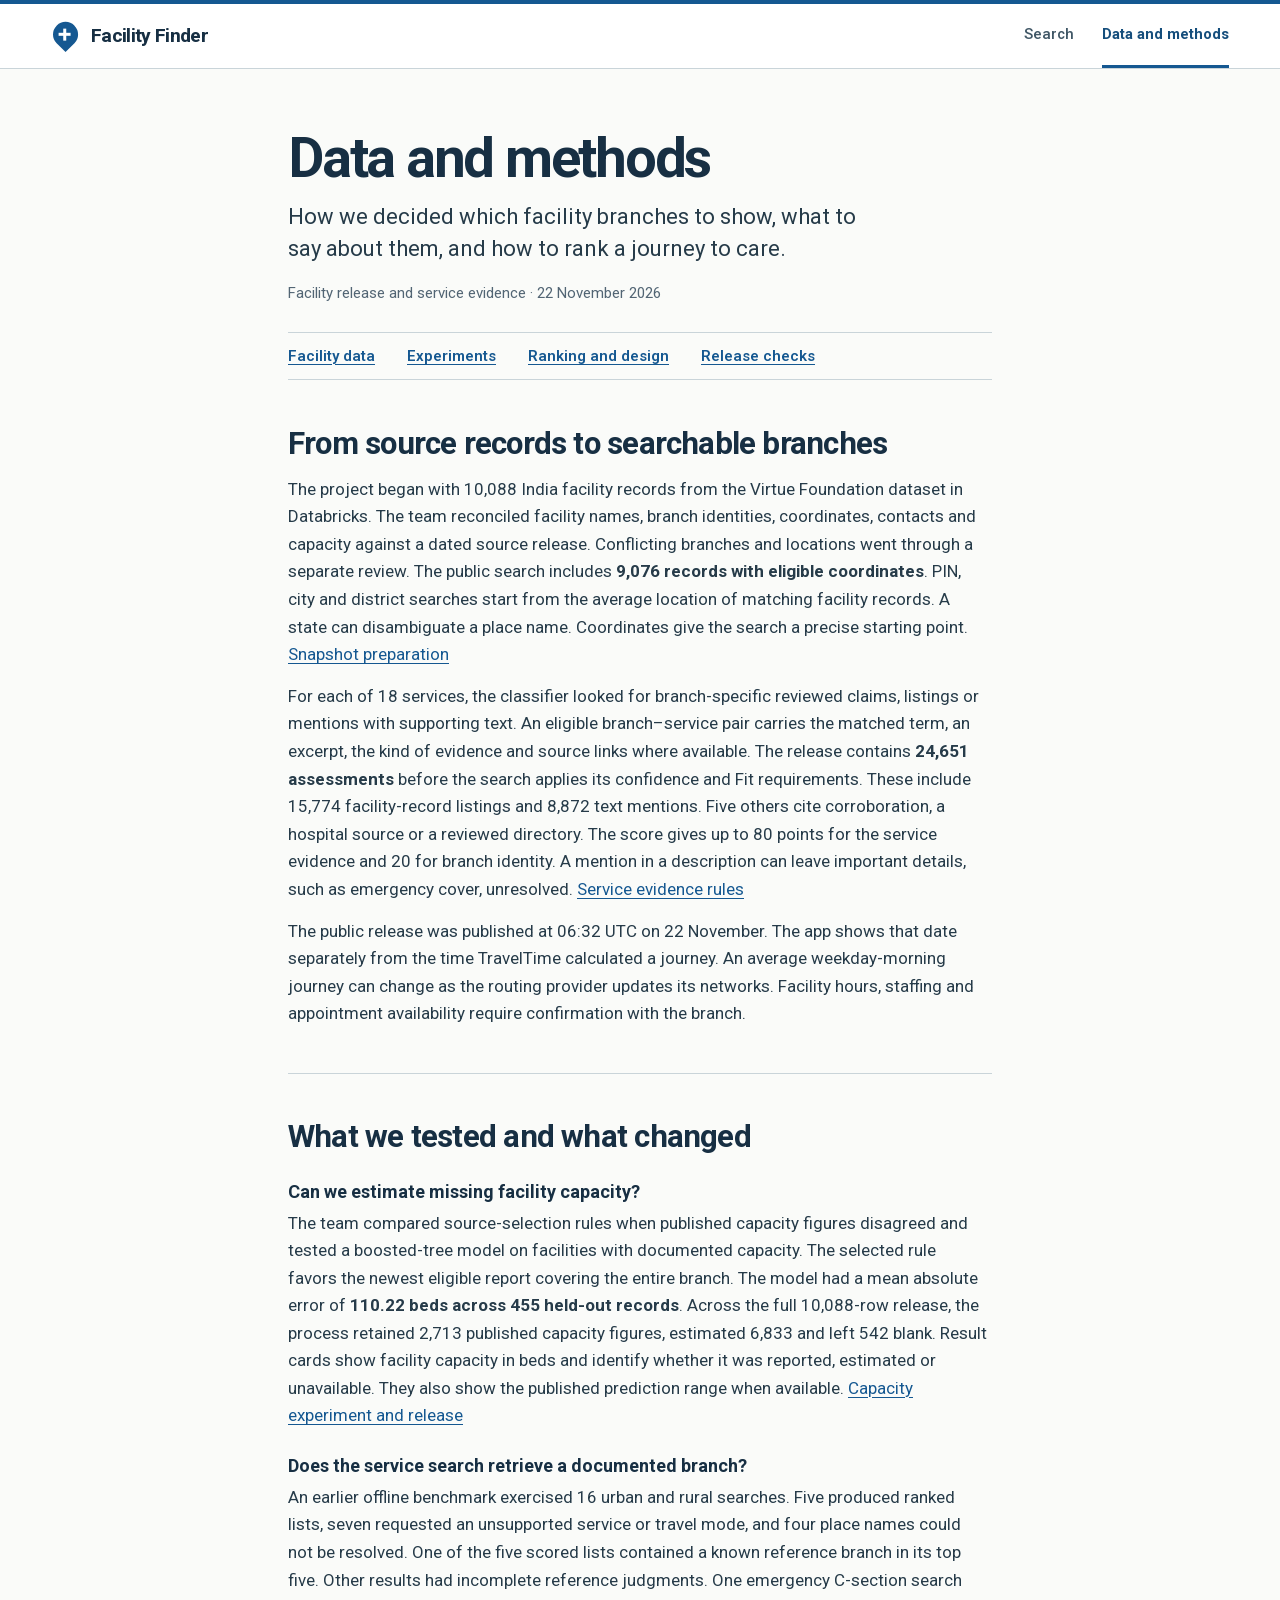
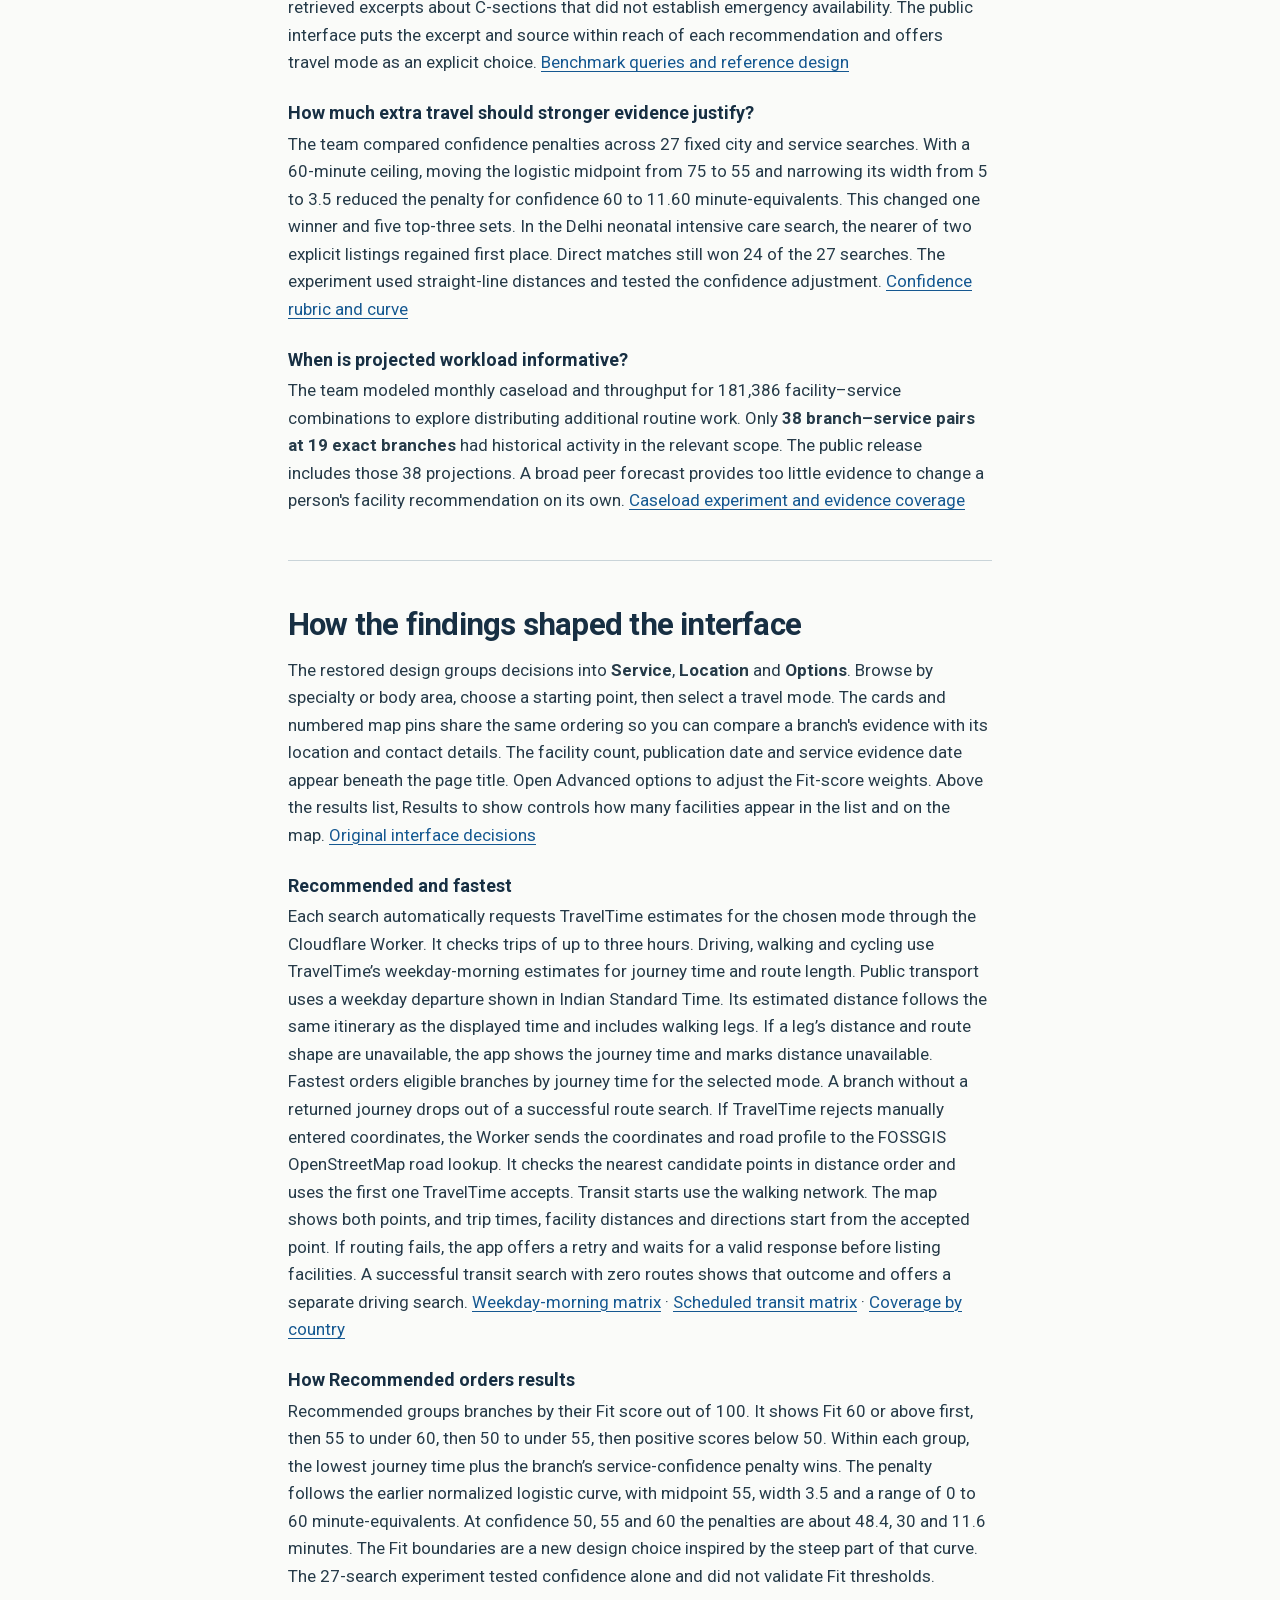
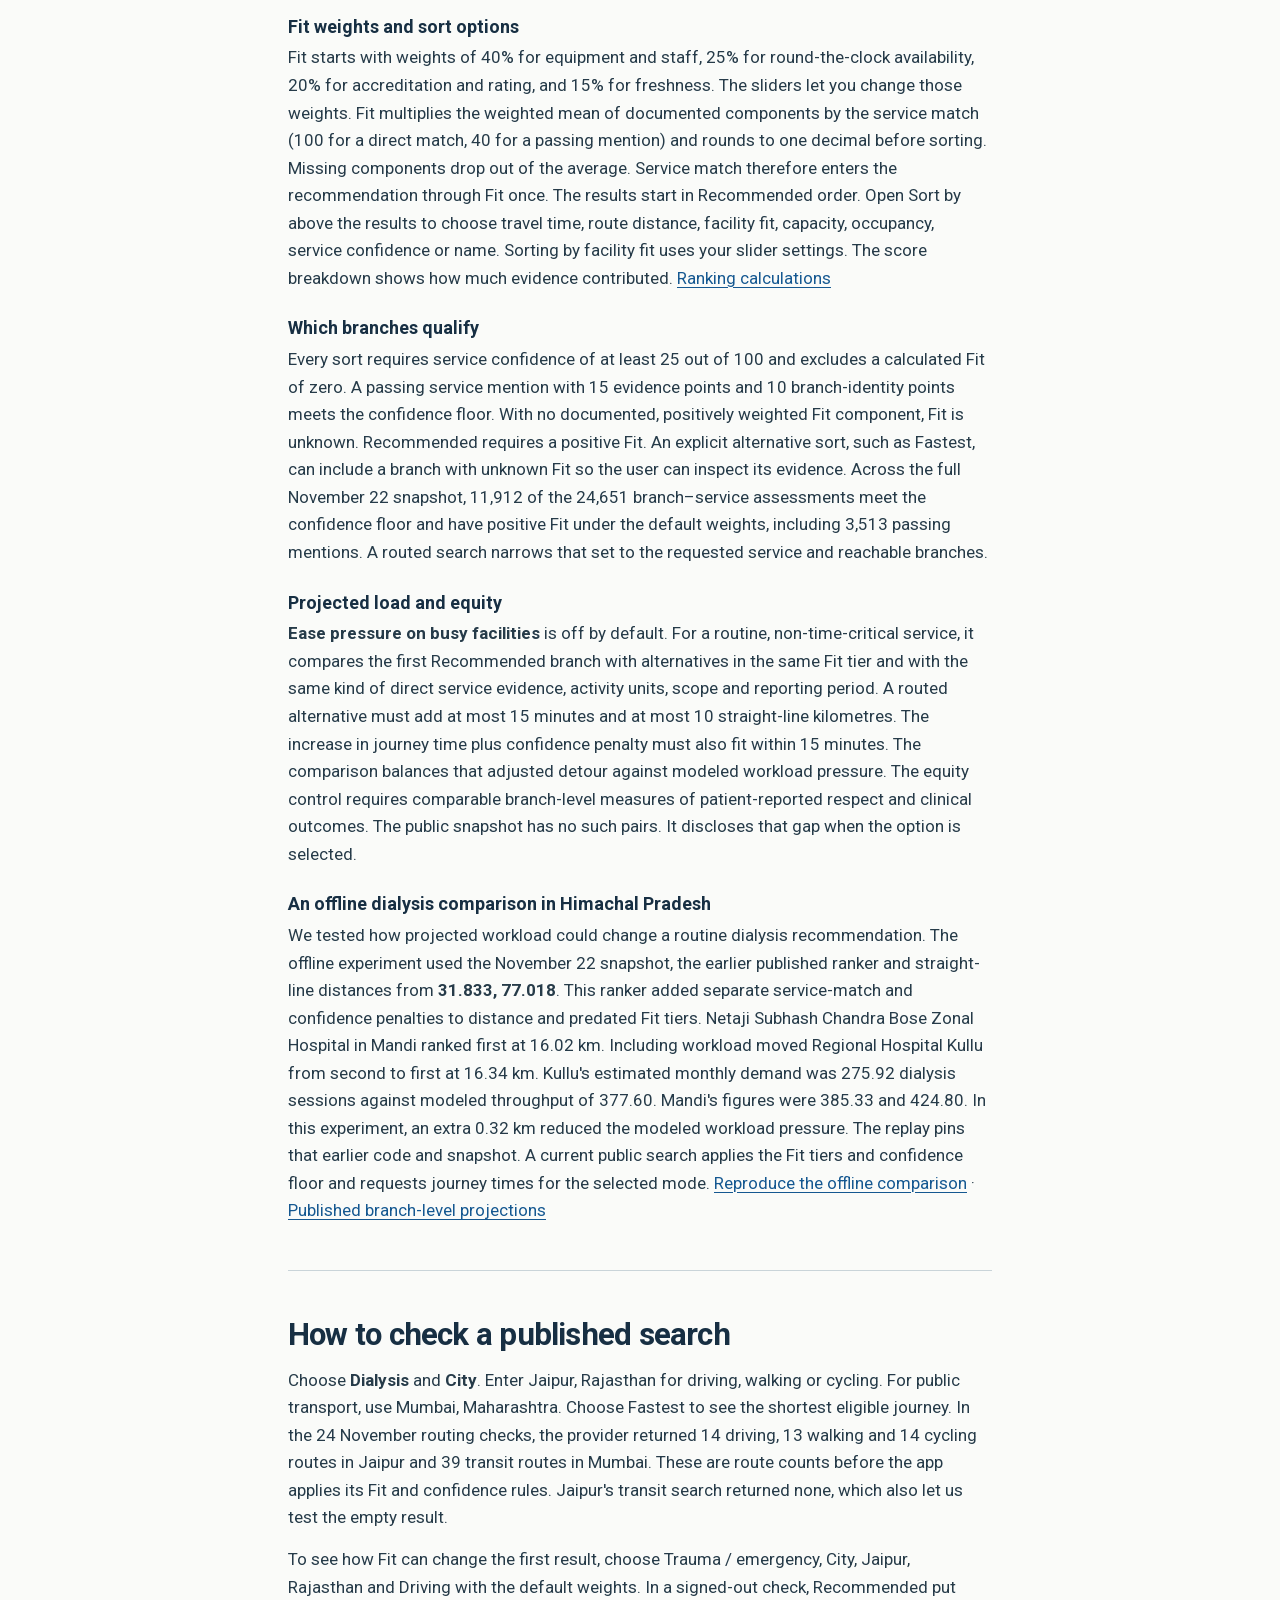
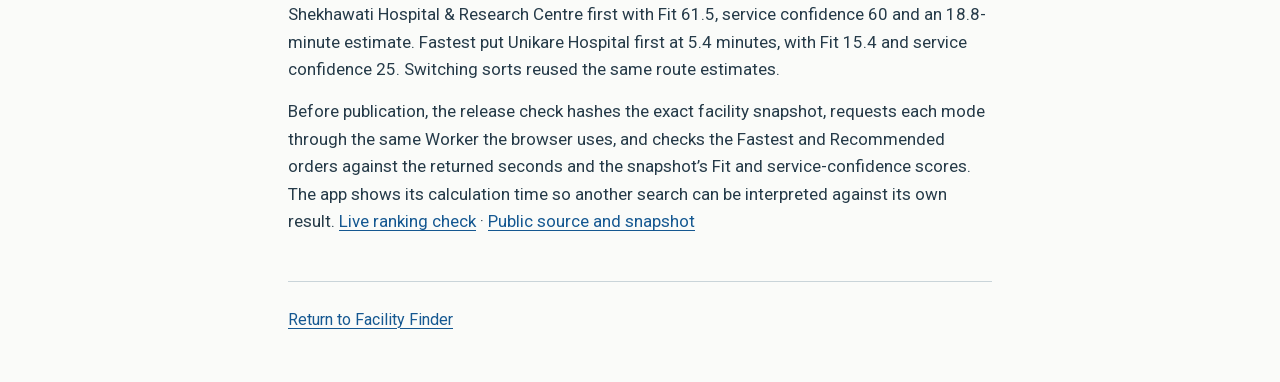
<file: methods.html>
<!doctype html>
<html lang="en">
<head>
  <meta charset="utf-8">
  <meta name="viewport" content="width=device-width, initial-scale=1">
  <meta name="description" content="How Facility Finder turned a dated facility release into evidence-backed searches and compared travel, fit and projected workload.">
  <title>Data and methods · Facility Finder</title>
  <link rel="stylesheet" href="./fonts/roboto.css">
  <link rel="stylesheet" href="./report.css?v=a8903397">
  <link rel="stylesheet" href="./directory.css?v=89f815fa">
</head>
<body>
  <header class="site-bar">
    <div class="site-bar-inner">
      <a class="site-brand" href="./"><span class="brand-pin" aria-hidden="true"></span>Facility Finder</a>
      <nav class="site-nav" aria-label="Main navigation">
        <a href="./">Search</a><a href="./methods.html" aria-current="page">Data and methods</a>
      </nav>
    </div>
  </header>
  <main>
    <header class="report-intro">
      <h1>Data and methods</h1>
      <p class="lead">How we decided which facility branches to show, what to say about them, and how to rank a journey to care.</p>
      <p class="date">Facility release and service evidence · <time datetime="2026-11-22">22 November 2026</time></p>
    </header>
    <nav class="section-nav" aria-label="Report sections">
      <a href="#release">Facility data</a>
      <a href="#experiments">Experiments</a>
      <a href="#ranking">Ranking and design</a>
      <a href="#checks">Release checks</a>
    </nav>

    <section id="release" aria-labelledby="release-heading" tabindex="-1">
      <h2 id="release-heading">From source records to searchable branches</h2>
      <p>The project began with 10,088 India facility records from the Virtue Foundation dataset in Databricks. The team reconciled facility names, branch identities, coordinates, contacts and capacity against a dated source release. Conflicting branches and locations went through a separate review. The public search includes <strong>9,076 records with eligible coordinates</strong>. PIN, city and district searches start from the average location of matching facility records. A state can disambiguate a place name. Coordinates give the search a precise starting point. <a href="https://github.com/yana-157/facility-finder/blob/main/build_data.py">Snapshot preparation</a></p>
      <p>For each of 18 services, the classifier looked for branch-specific reviewed claims, listings or mentions with supporting text. An eligible branch–service pair carries the matched term, an excerpt, the kind of evidence and source links where available. The release contains <strong>24,651 assessments</strong> before the search applies its confidence and Fit requirements. These include 15,774 facility-record listings and 8,872 text mentions. Five others cite corroboration, a hospital source or a reviewed directory. The score gives up to 80 points for the service evidence and 20 for branch identity. A mention in a description can leave important details, such as emergency cover, unresolved. <a href="https://github.com/augustchu/datathon-F26/blob/ed9d1a8/first-prototype/classic_confidence.py">Service evidence rules</a></p>
      <p>The public release was published at 06:32 UTC on 22 November. The app shows that date separately from the time TravelTime calculated a journey. An average weekday-morning journey can change as the routing provider updates its networks. Facility hours, staffing and appointment availability require confirmation with the branch.</p>
    </section>
    <section id="experiments" aria-labelledby="experiments-heading" tabindex="-1">
      <h2 id="experiments-heading">What we tested and what changed</h2>
      <h3>Can we estimate missing facility capacity?</h3>
      <p>The team compared source-selection rules when published capacity figures disagreed and tested a boosted-tree model on facilities with documented capacity. The selected rule favors the newest eligible report covering the entire branch. The model had a mean absolute error of <strong>110.22 beds across 455 held-out records</strong>. Across the full 10,088-row release, the process retained 2,713 published capacity figures, estimated 6,833 and left 542 blank. Result cards show facility capacity in beds and identify whether it was reported, estimated or unavailable. They also show the published prediction range when available. <a href="https://github.com/augustchu/datathon-F26/blob/ed9d1a8/max-supplemented-data/experiments/capacity/NEWEST_CAPACITY_RELEASE.md">Capacity experiment and release</a></p>
      <h3>Does the service search retrieve a documented branch?</h3>
      <p>An earlier offline benchmark exercised 16 urban and rural searches. Five produced ranked lists, seven requested an unsupported service or travel mode, and four place names could not be resolved. One of the five scored lists contained a known reference branch in its top five. Other results had incomplete reference judgments. One emergency C-section search retrieved excerpts about C-sections that did not establish emergency availability. The public interface puts the excerpt and source within reach of each recommendation and offers travel mode as an explicit choice. <a href="https://github.com/augustchu/datathon-F26/tree/18335aa/recommendation-benchmark">Benchmark queries and reference design</a></p>
      <h3>How much extra travel should stronger evidence justify?</h3>
      <p>The team compared confidence penalties across 27 fixed city and service searches. With a 60-minute ceiling, moving the logistic midpoint from 75 to 55 and narrowing its width from 5 to 3.5 reduced the penalty for confidence 60 to 11.60 minute-equivalents. This changed one winner and five top-three sets. In the Delhi neonatal intensive care search, the nearer of two explicit listings regained first place. Direct matches still won 24 of the 27 searches. The experiment used straight-line distances and tested the confidence adjustment. <a href="https://github.com/augustchu/datathon-F26/blob/ed9d1a8/first-prototype/classic_confidence.py">Confidence rubric and curve</a></p>
      <h3>When is projected workload informative?</h3>
      <p>The team modeled monthly caseload and throughput for 181,386 facility–service combinations to explore distributing additional routine work. Only <strong>38 branch–service pairs at 19 exact branches</strong> had historical activity in the relevant scope. The public release includes those 38 projections. A broad peer forecast provides too little evidence to change a person's facility recommendation on its own. <a href="https://github.com/augustchu/datathon-F26/blob/af89658/non-ml/caseload/NETWORK_CASELOAD.md">Caseload experiment and evidence coverage</a></p>
    </section>
    <section id="ranking" aria-labelledby="ranking-heading" tabindex="-1">
      <h2 id="ranking-heading">How the findings shaped the interface</h2>
      <p>The restored design groups decisions into <strong>Service</strong>, <strong>Location</strong> and <strong>Options</strong>. Browse by specialty or body area, choose a starting point, then select a travel mode. The cards and numbered map pins share the same ordering so you can compare a branch's evidence with its location and contact details. The facility count, publication date and service evidence date appear beneath the page title. Open Advanced options to adjust the Fit-score weights. Above the results list, Results to show controls how many facilities appear in the list and on the map. <a href="https://github.com/augustchu/datathon-F26/blob/ed9d1a8/first-prototype/MAP_RESTORE.md">Original interface decisions</a></p>
      <dl>
        <dt>Recommended and fastest</dt><dd>Each search automatically requests TravelTime estimates for the chosen mode through the Cloudflare Worker. It checks trips of up to three hours. Driving, walking and cycling use TravelTime’s weekday-morning estimates for journey time and route length. Public transport uses a weekday departure shown in Indian Standard Time. Its estimated distance follows the same itinerary as the displayed time and includes walking legs. If a leg’s distance and route shape are unavailable, the app shows the journey time and marks distance unavailable. Fastest orders eligible branches by journey time for the selected mode. A branch without a returned journey drops out of a successful route search. If TravelTime rejects manually entered coordinates, the Worker sends the coordinates and road profile to the FOSSGIS OpenStreetMap road lookup. It checks the nearest candidate points in distance order and uses the first one TravelTime accepts. Transit starts use the walking network. The map shows both points, and trip times, facility distances and directions start from the accepted point. If routing fails, the app offers a retry and waits for a valid response before listing facilities. A successful transit search with zero routes shows that outcome and offers a separate driving search. <a href="https://docs.traveltime.com/api/reference/time-filter-fast">Weekday-morning matrix</a> · <a href="https://docs.traveltime.com/api/reference/travel-time-distance-matrix">Scheduled transit matrix</a> · <a href="https://docs.traveltime.com/api/overview/supported-countries">Coverage by country</a></dd>
        <dt>How Recommended orders results</dt><dd>Recommended groups branches by their Fit score out of 100. It shows Fit 60 or above first, then 55 to under 60, then 50 to under 55, then positive scores below 50. Within each group, the lowest journey time plus the branch’s service-confidence penalty wins. The penalty follows the earlier normalized logistic curve, with midpoint 55, width 3.5 and a range of 0 to 60 minute-equivalents. At confidence 50, 55 and 60 the penalties are about 48.4, 30 and 11.6 minutes. The Fit boundaries are a new design choice inspired by the steep part of that curve. The 27-search experiment tested confidence alone and did not validate Fit thresholds.</dd>
        <dt>Fit weights and sort options</dt><dd>Fit starts with weights of 40% for equipment and staff, 25% for round-the-clock availability, 20% for accreditation and rating, and 15% for freshness. The sliders let you change those weights. Fit multiplies the weighted mean of documented components by the service match (100 for a direct match, 40 for a passing mention) and rounds to one decimal before sorting. Missing components drop out of the average. Service match therefore enters the recommendation through Fit once. The results start in Recommended order. Open Sort by above the results to choose travel time, route distance, facility fit, capacity, occupancy, service confidence or name. Sorting by facility fit uses your slider settings. The score breakdown shows how much evidence contributed. <a href="https://github.com/yana-157/facility-finder/blob/main/ranking.js">Ranking calculations</a></dd>
        <dt>Which branches qualify</dt><dd>Every sort requires service confidence of at least 25 out of 100 and excludes a calculated Fit of zero. A passing service mention with 15 evidence points and 10 branch-identity points meets the confidence floor. With no documented, positively weighted Fit component, Fit is unknown. Recommended requires a positive Fit. An explicit alternative sort, such as Fastest, can include a branch with unknown Fit so the user can inspect its evidence. Across the full November 22 snapshot, 11,912 of the 24,651 branch–service assessments meet the confidence floor and have positive Fit under the default weights, including 3,513 passing mentions. A routed search narrows that set to the requested service and reachable branches.</dd>
        <dt>Projected load and equity</dt><dd><strong>Ease pressure on busy facilities</strong> is off by default. For a routine, non-time-critical service, it compares the first Recommended branch with alternatives in the same Fit tier and with the same kind of direct service evidence, activity units, scope and reporting period. A routed alternative must add at most 15 minutes and at most 10 straight-line kilometres. The increase in journey time plus confidence penalty must also fit within 15 minutes. The comparison balances that adjusted detour against modeled workload pressure. The equity control requires comparable branch-level measures of patient-reported respect and clinical outcomes. The public snapshot has no such pairs. It discloses that gap when the option is selected.</dd>
      </dl>
      <h3>An offline dialysis comparison in Himachal Pradesh</h3>
      <p>We tested how projected workload could change a routine dialysis recommendation. The offline experiment used the November 22 snapshot, the earlier published ranker and straight-line distances from <strong>31.833, 77.018</strong>. This ranker added separate service-match and confidence penalties to distance and predated Fit tiers. Netaji Subhash Chandra Bose Zonal Hospital in Mandi ranked first at 16.02 km. Including workload moved Regional Hospital Kullu from second to first at 16.34 km. Kullu's estimated monthly demand was 275.92 dialysis sessions against modeled throughput of 377.60. Mandi's figures were 385.33 and 424.80. In this experiment, an extra 0.32 km reduced the modeled workload pressure. The replay pins that earlier code and snapshot. A current public search applies the Fit tiers and confidence floor and requests journey times for the selected mode. <a href="https://github.com/yana-157/facility-finder#replay-the-dialysis-comparison-offline">Reproduce the offline comparison</a> · <a href="https://github.com/augustchu/datathon-F26/blob/9fe804b/first-prototype/projected_load.csv">Published branch-level projections</a></p>
    </section>
    <section id="checks" aria-labelledby="checks-heading" tabindex="-1">
      <h2 id="checks-heading">How to check a published search</h2>
      <p>Choose <strong>Dialysis</strong> and <strong>City</strong>. Enter Jaipur, Rajasthan for driving, walking or cycling. For public transport, use Mumbai, Maharashtra. Choose Fastest to see the shortest eligible journey. In the 24 November routing checks, the provider returned 14 driving, 13 walking and 14 cycling routes in Jaipur and 39 transit routes in Mumbai. These are route counts before the app applies its Fit and confidence rules. Jaipur's transit search returned none, which also let us test the empty result.</p>
      <p>To see how Fit can change the first result, choose Trauma / emergency, City, Jaipur, Rajasthan and Driving with the default weights. In a signed-out check, Recommended put Shekhawati Hospital &amp; Research Centre first with Fit 61.5, service confidence 60 and an 18.8-minute estimate. Fastest put Unikare Hospital first at 5.4 minutes, with Fit 15.4 and service confidence 25. Switching sorts reused the same route estimates.</p>
      <p>Before publication, the release check hashes the exact facility snapshot, requests each mode through the same Worker the browser uses, and checks the Fastest and Recommended orders against the returned seconds and the snapshot’s Fit and service-confidence scores. The app shows its calculation time so another search can be interpreted against its own result. <a href="https://github.com/yana-157/facility-finder/blob/main/scripts/check-travel-ranking.mjs">Live ranking check</a> · <a href="https://github.com/yana-157/facility-finder">Public source and snapshot</a></p>
    </section>
    <footer><a href="./">Return to Facility Finder</a></footer>
  </main>
</body>
</html>
</file>
<file: fonts/roboto.css>
@font-face {
  font-family: Roboto;
  src: url("./roboto-latin.woff2") format("woff2");
  font-weight: 100 900;
  font-style: normal;
  font-display: swap;
}

:root {
  font-family: Roboto, Arial, sans-serif;
}
</file>
<file: report.css>
:root {
  color-scheme: light;
  --ink: #172f43;
  --text: #263b49;
  --muted: #526574;
  --action: #155891;
  --rule: #c9d4d9;
  color: var(--text);
  background: #fafbf9;
  line-height: 1.62;
}

*, *::before, *::after { box-sizing: border-box; }
body { margin: 0; }
main { width: min(44rem, calc(100% - 2.5rem)); margin-inline: auto; }
footer a { display: inline-flex; align-items: center; min-height: 2.75rem; }

a { color: var(--action); text-decoration-thickness: 1px; text-underline-offset: .18em; }
a:hover { color: var(--ink); text-decoration-thickness: 2px; }
:focus-visible { outline: 3px solid var(--action); outline-offset: 3px; }

.report-intro { padding-block: clamp(2rem, 5vw, 3.75rem) 1.65rem; }
h1, h2, h3, dt { color: var(--ink); }
h1, h2, h3 { margin: 0; text-wrap: balance; }
h1 { font-size: clamp(2.35rem, 5.8vw, 3.5rem); line-height: 1.06; letter-spacing: -.04em; }
h2 { font-size: clamp(1.5rem, 3vw, 1.95rem); line-height: 1.2; letter-spacing: -.025em; }
h3, dt { font-size: 1.125rem; line-height: 1.4; font-weight: 700; }
p, dl, dd { margin: 0; }
.lead { max-width: 36rem; font-size: clamp(1.125rem, 2.4vw, 1.375rem); line-height: 1.45; margin-top: .8rem; }
.date { margin-top: 1rem; color: var(--muted); font-size: .9375rem; }
.date time { white-space: nowrap; }

.section-nav { display: flex; flex-wrap: wrap; column-gap: clamp(1rem, 3vw, 2rem); border-block: 1px solid var(--rule); }
.section-nav a { display: inline-flex; align-items: center; min-height: 2.9rem; font-size: .9375rem; font-weight: 600; }

section { padding-block: clamp(1.9rem, 4.5vw, 2.8rem); scroll-margin-top: 1.25rem; }
section + section, footer { border-top: 1px solid var(--rule); }
section p, dd { font-size: clamp(1rem, 1.35vw, 1.0625rem); max-width: 70ch; }
section h2 + p { margin-top: .85rem; }
section p + p { margin-top: .9rem; }
h3, dt { margin-top: 1.45rem; }
h3 + p, dd { margin-top: .35rem; }
footer { padding-block: 1rem 2.5rem; }

@media (max-width: 34rem) {
  .section-nav { display: grid; grid-template-columns: auto auto; justify-content: start; column-gap: 1.25rem; }
  .section-nav a { min-height: 2.75rem; }
}
</file>
<file: directory.css>
/* Shared masthead for the directory and methods report. */
.site-bar {
  border-top: 4px solid #155891;
  border-bottom: 1px solid #c9d4d9;
  background: #fff;
  color: #172f43;
}
.site-bar-inner {
  width: min(78rem, calc(100% - 2 * clamp(1.15rem, 4vw, 4rem)));
  margin-inline: auto;
  min-height: 4rem;
  display: flex;
  align-items: stretch;
  justify-content: space-between;
  gap: 1rem;
}
.site-brand {
  display: inline-flex;
  align-items: center;
  gap: .72rem;
  min-height: 44px;
  color: #172f43;
  text-decoration: none;
  font-size: 1.2rem;
  font-weight: 730;
  letter-spacing: -.035em;
  white-space: nowrap;
}
.site-brand:hover { color: #155891; }
.brand-pin {
  position: relative;
  flex: none;
  width: 1.55rem;
  height: 1.55rem;
  margin: -.16rem .12rem .06rem .1rem;
  transform: rotate(-45deg);
  border-radius: 50% 50% 50% 0;
  background: #155891;
}
.brand-pin::before, .brand-pin::after {
  content: "";
  position: absolute;
  top: 50%;
  left: 50%;
  width: .78rem;
  height: .2rem;
  transform: translate(-50%, -50%) rotate(45deg);
  background: #fff;
}
.brand-pin::after { transform: translate(-50%, -50%) rotate(-45deg); }
.site-nav { display: flex; align-items: stretch; gap: clamp(.9rem, 2.2vw, 2rem); }
.site-nav a {
  display: inline-flex;
  align-items: center;
  min-height: 44px;
  padding: .1rem 0 0;
  border-bottom: 3px solid transparent;
  color: #405766;
  text-decoration: none;
  font-size: .92rem;
  font-weight: 550;
  white-space: nowrap;
}
.site-nav a:hover { color: #105086; text-decoration: underline; text-underline-offset: .23em; }
.site-nav a[aria-current="page"] { border-bottom-color: #155891; color: #154e7c; font-weight: 700; }
@media (max-width: 30rem) {
  .site-bar-inner { min-height: 3.6rem; gap: .7rem; }
  .site-brand { font-size: 1.02rem; gap: .48rem; }
  .brand-pin { width: 1.3rem; height: 1.3rem; }
  .site-nav { gap: .85rem; }
  .site-nav a { font-size: .82rem; }
}
@media (max-width: 22.5rem) {
  .site-bar-inner { width: calc(100% - 1.6rem); }
  .site-nav { gap: .55rem; }
}
</file>
